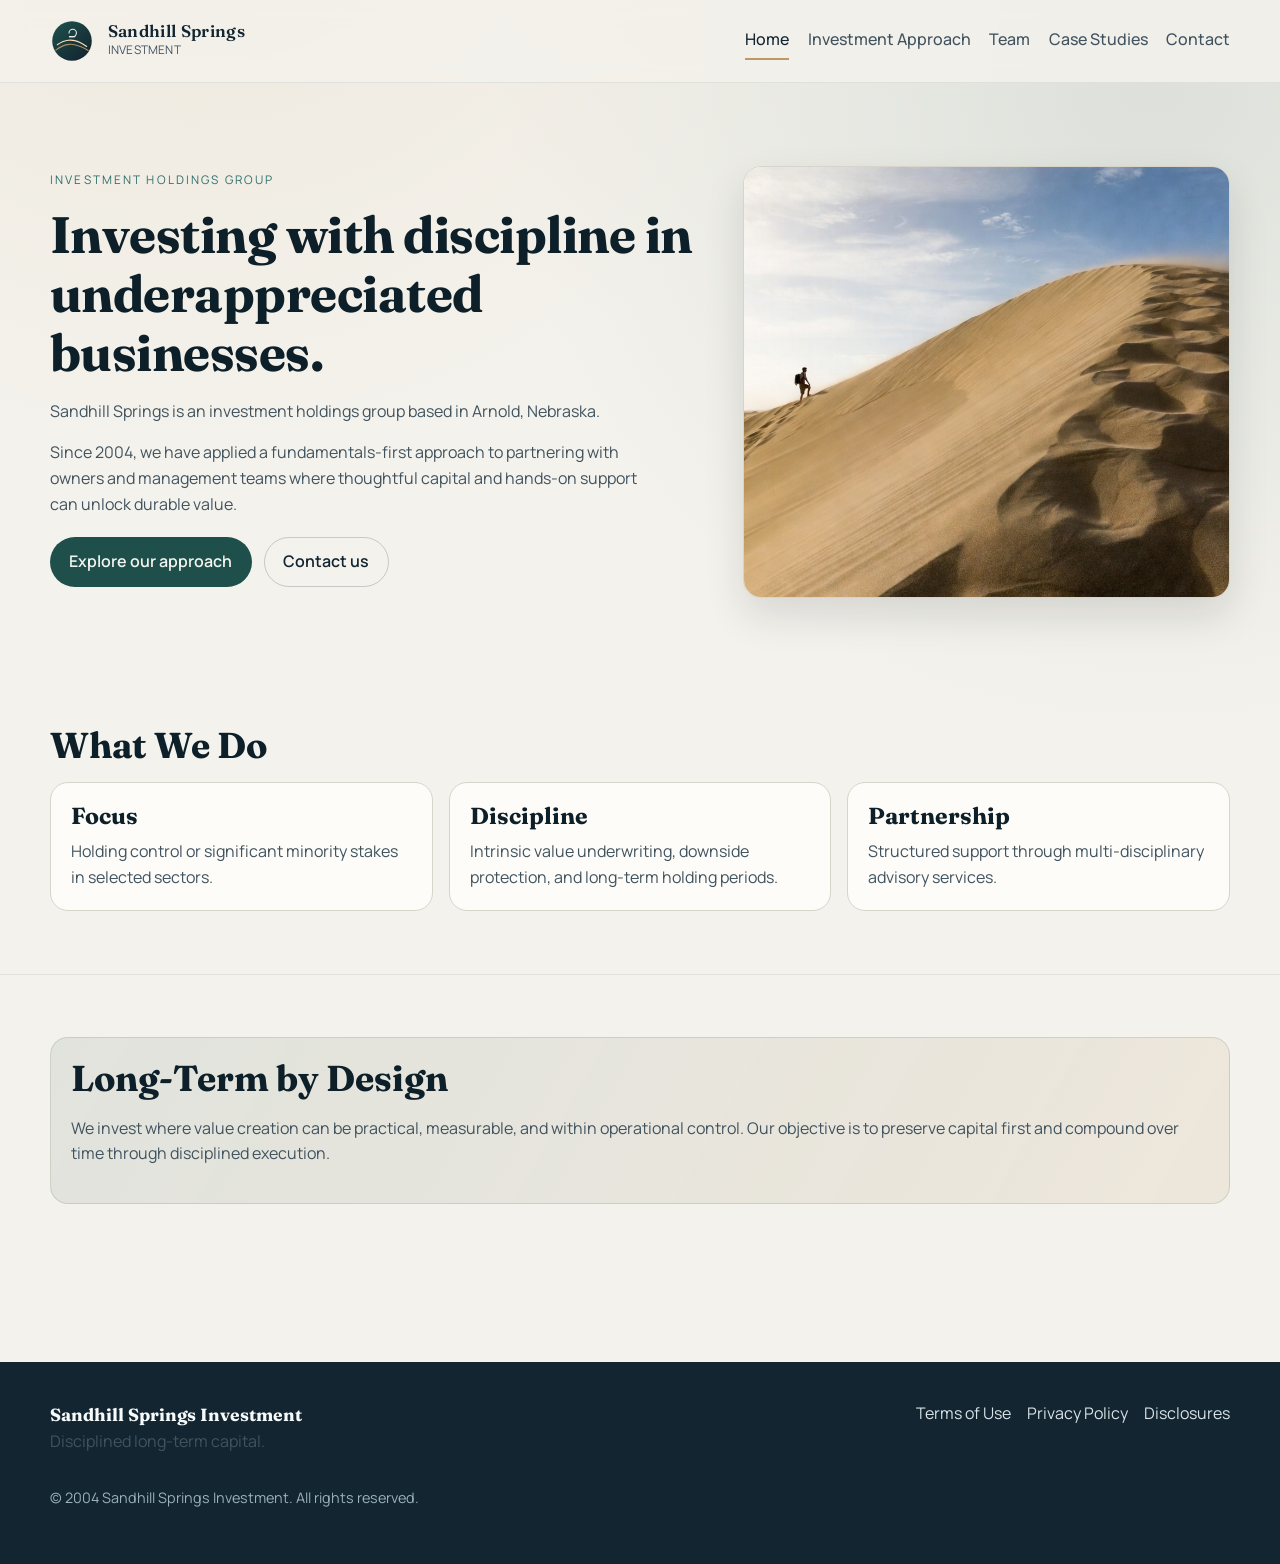
<file: index.html>
<!DOCTYPE html>
<html lang="en">
  <head>
    <meta charset="UTF-8" />
    <meta name="viewport" content="width=device-width, initial-scale=1.0" />
    <meta
      name="description"
      content="Sandhill Springs is an investment holdings group based in Nebraska, focused on disciplined long-term value creation."
    />
    <title>Sandhill Springs Investment | Home</title>
    <link rel="icon" href="assets/img/logo-mark.svg" type="image/svg+xml" />
    <link rel="stylesheet" href="assets/css/styles.css" />
  </head>
  <body>
    <header class="site-header">
      <div class="container header-inner">
        <a class="brand" href="index.html" aria-label="Sandhill Springs Home">
          <img src="assets/img/logo-mark.svg" alt="Sandhill Springs logo" />
          <span>
            <strong>Sandhill Springs</strong>
            <em>Investment</em>
          </span>
        </a>
        <button class="menu-toggle" aria-expanded="false" aria-controls="site-nav">Menu</button>
        <nav class="site-nav" id="site-nav">
          <a class="active" href="index.html">Home</a>
          <a href="investment-approach.html">Investment Approach</a>
          <a href="team.html">Team</a>
          <a href="case-studies.html">Case Studies</a>
          <a href="contact.html">Contact</a>
        </nav>
      </div>
    </header>

    <main>
      <section class="hero">
        <div class="container hero-grid">
          <div class="hero-copy reveal">
            <span class="kicker">Investment Holdings Group</span>
            <h1>Investing with discipline in underappreciated businesses.</h1>
            <p>Sandhill Springs is an investment holdings group based in Arnold, Nebraska.</p>
            <p>
              Since 2004, we have applied a fundamentals-first approach to partnering with owners and management teams where thoughtful capital and hands-on support can unlock durable value.
            </p>
            <div class="button-row">
              <a class="button button-primary" href="investment-approach.html">Explore our approach</a>
              <a class="button button-secondary" href="contact.html">Contact us</a>
            </div>
          </div>
          <div class="media-frame hero-media reveal">
            <img
              class="hero-photo-home"
              src="assets/img/home-hero-photo.jpg"
              alt="Sand dune ridge representing Sandhill Springs"
            />
          </div>
        </div>
      </section>

      <section class="section" id="what-we-do">
        <div class="container reveal">
          <h2>What We Do</h2>
          <div class="grid-3">
            <article class="card">
              <h3>Focus</h3>
              <p>Holding control or significant minority stakes in selected sectors.</p>
            </article>
            <article class="card">
              <h3>Discipline</h3>
              <p>Intrinsic value underwriting, downside protection, and long-term holding periods.</p>
            </article>
            <article class="card">
              <h3>Partnership</h3>
              <p>Structured support through multi-disciplinary advisory services.</p>
            </article>
          </div>
        </div>
      </section>

      <section class="section">
        <div class="container reveal">
          <div class="band">
            <h2>Long-Term by Design</h2>
            <p>
              We invest where value creation can be practical, measurable, and within operational control. Our objective is to preserve capital first and compound over time through disciplined execution.
            </p>
          </div>
        </div>
      </section>
    </main>

    <footer class="site-footer">
      <div class="container">
        <div class="footer-top">
          <div class="footer-brand">
            <strong>Sandhill Springs Investment</strong>
            <p>Disciplined long-term capital.</p>
          </div>
          <div class="footer-links">
            <a href="terms.html">Terms of Use</a>
            <a href="privacy.html">Privacy Policy</a>
            <a href="disclosures.html">Disclosures</a>
          </div>
        </div>
        <p class="small">&copy; 2004 Sandhill Springs Investment. All rights reserved.</p>
      </div>
    </footer>

    <script src="assets/js/site.js"></script>
  </body>
</html>
</file>
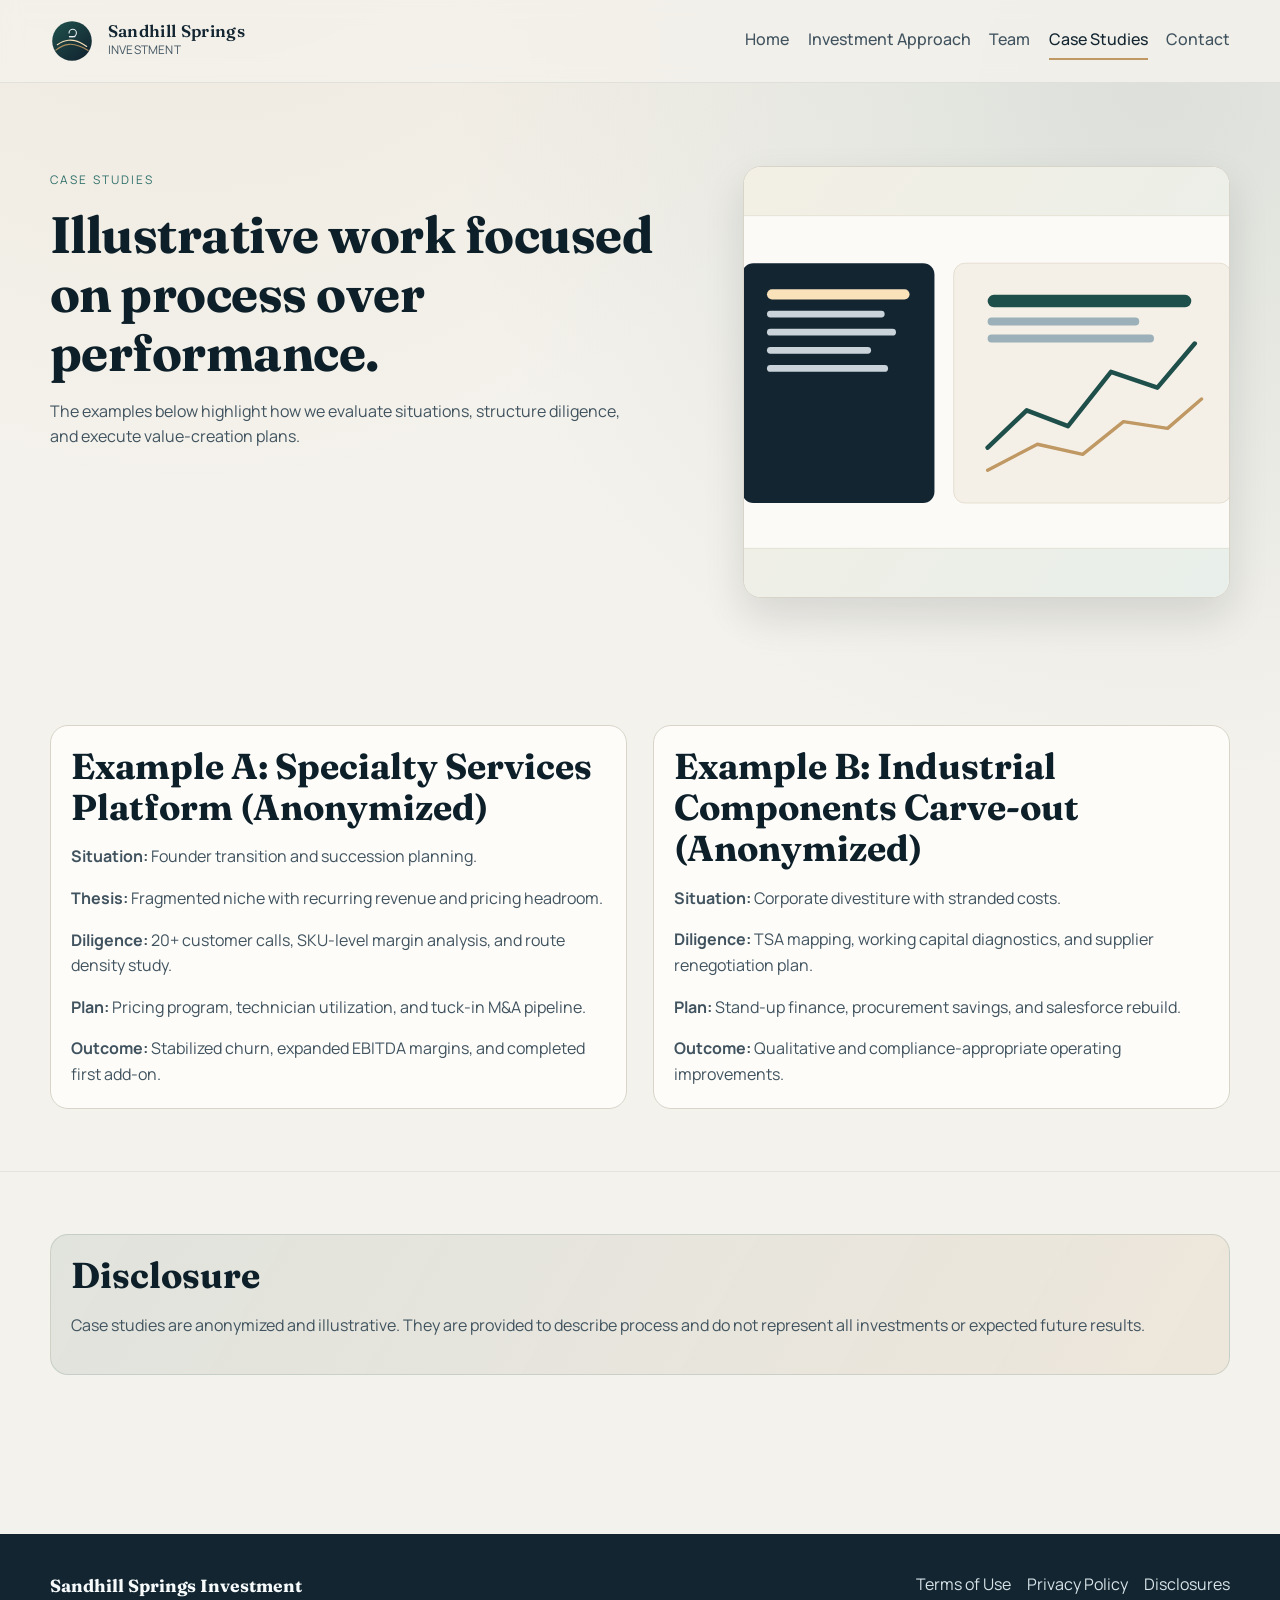
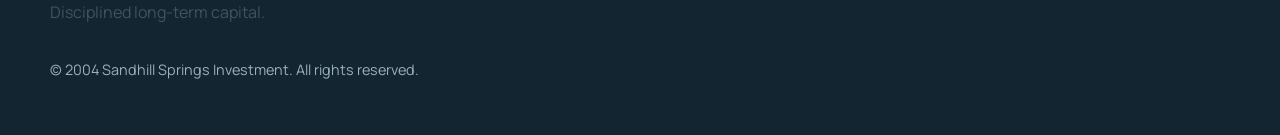
<file: case-studies.html>
<!DOCTYPE html>
<html lang="en">
  <head>
    <meta charset="UTF-8" />
    <meta name="viewport" content="width=device-width, initial-scale=1.0" />
    <meta name="description" content="Illustrative case studies from Sandhill Springs Investment." />
    <title>Sandhill Springs Investment | Case Studies</title>
    <link rel="icon" href="assets/img/logo-mark.svg" type="image/svg+xml" />
    <link rel="stylesheet" href="assets/css/styles.css" />
  </head>
  <body>
    <header class="site-header">
      <div class="container header-inner">
        <a class="brand" href="index.html" aria-label="Sandhill Springs Home">
          <img src="assets/img/logo-mark.svg" alt="Sandhill Springs logo" />
          <span>
            <strong>Sandhill Springs</strong>
            <em>Investment</em>
          </span>
        </a>
        <button class="menu-toggle" aria-expanded="false" aria-controls="site-nav">Menu</button>
        <nav class="site-nav" id="site-nav">
          <a href="index.html">Home</a>
          <a href="investment-approach.html">Investment Approach</a>
          <a href="team.html">Team</a>
          <a class="active" href="case-studies.html">Case Studies</a>
          <a href="contact.html">Contact</a>
        </nav>
      </div>
    </header>

    <main>
      <section class="hero">
        <div class="container hero-grid">
          <div class="hero-copy reveal">
            <span class="kicker">Case Studies</span>
            <h1>Illustrative work focused on process over performance.</h1>
            <p>
              The examples below highlight how we evaluate situations, structure diligence, and execute value-creation plans.
            </p>
          </div>
          <div class="media-frame hero-media reveal">
            <img src="assets/img/corporate-cases.svg" alt="Case-study and portfolio analytics visual" />
          </div>
        </div>
      </section>

      <section class="section">
        <div class="container two-col reveal">
          <article class="card">
            <h2>Example A: Specialty Services Platform (Anonymized)</h2>
            <p><strong>Situation:</strong> Founder transition and succession planning.</p>
            <p><strong>Thesis:</strong> Fragmented niche with recurring revenue and pricing headroom.</p>
            <p><strong>Diligence:</strong> 20+ customer calls, SKU-level margin analysis, and route density study.</p>
            <p><strong>Plan:</strong> Pricing program, technician utilization, and tuck-in M&amp;A pipeline.</p>
            <p><strong>Outcome:</strong> Stabilized churn, expanded EBITDA margins, and completed first add-on.</p>
          </article>

          <article class="card">
            <h2>Example B: Industrial Components Carve-out (Anonymized)</h2>
            <p><strong>Situation:</strong> Corporate divestiture with stranded costs.</p>
            <p><strong>Diligence:</strong> TSA mapping, working capital diagnostics, and supplier renegotiation plan.</p>
            <p><strong>Plan:</strong> Stand-up finance, procurement savings, and salesforce rebuild.</p>
            <p><strong>Outcome:</strong> Qualitative and compliance-appropriate operating improvements.</p>
          </article>
        </div>
      </section>

      <section class="section">
        <div class="container reveal">
          <div class="band">
            <h2>Disclosure</h2>
            <p>
              Case studies are anonymized and illustrative. They are provided to describe process and do not represent all investments or expected future results.
            </p>
          </div>
        </div>
      </section>
    </main>

    <footer class="site-footer">
      <div class="container">
        <div class="footer-top">
          <div class="footer-brand">
            <strong>Sandhill Springs Investment</strong>
            <p>Disciplined long-term capital.</p>
          </div>
          <div class="footer-links">
            <a href="terms.html">Terms of Use</a>
            <a href="privacy.html">Privacy Policy</a>
            <a href="disclosures.html">Disclosures</a>
          </div>
        </div>
        <p class="small">&copy; 2004 Sandhill Springs Investment. All rights reserved.</p>
      </div>
    </footer>

    <script src="assets/js/site.js"></script>
  </body>
</html>
</file>
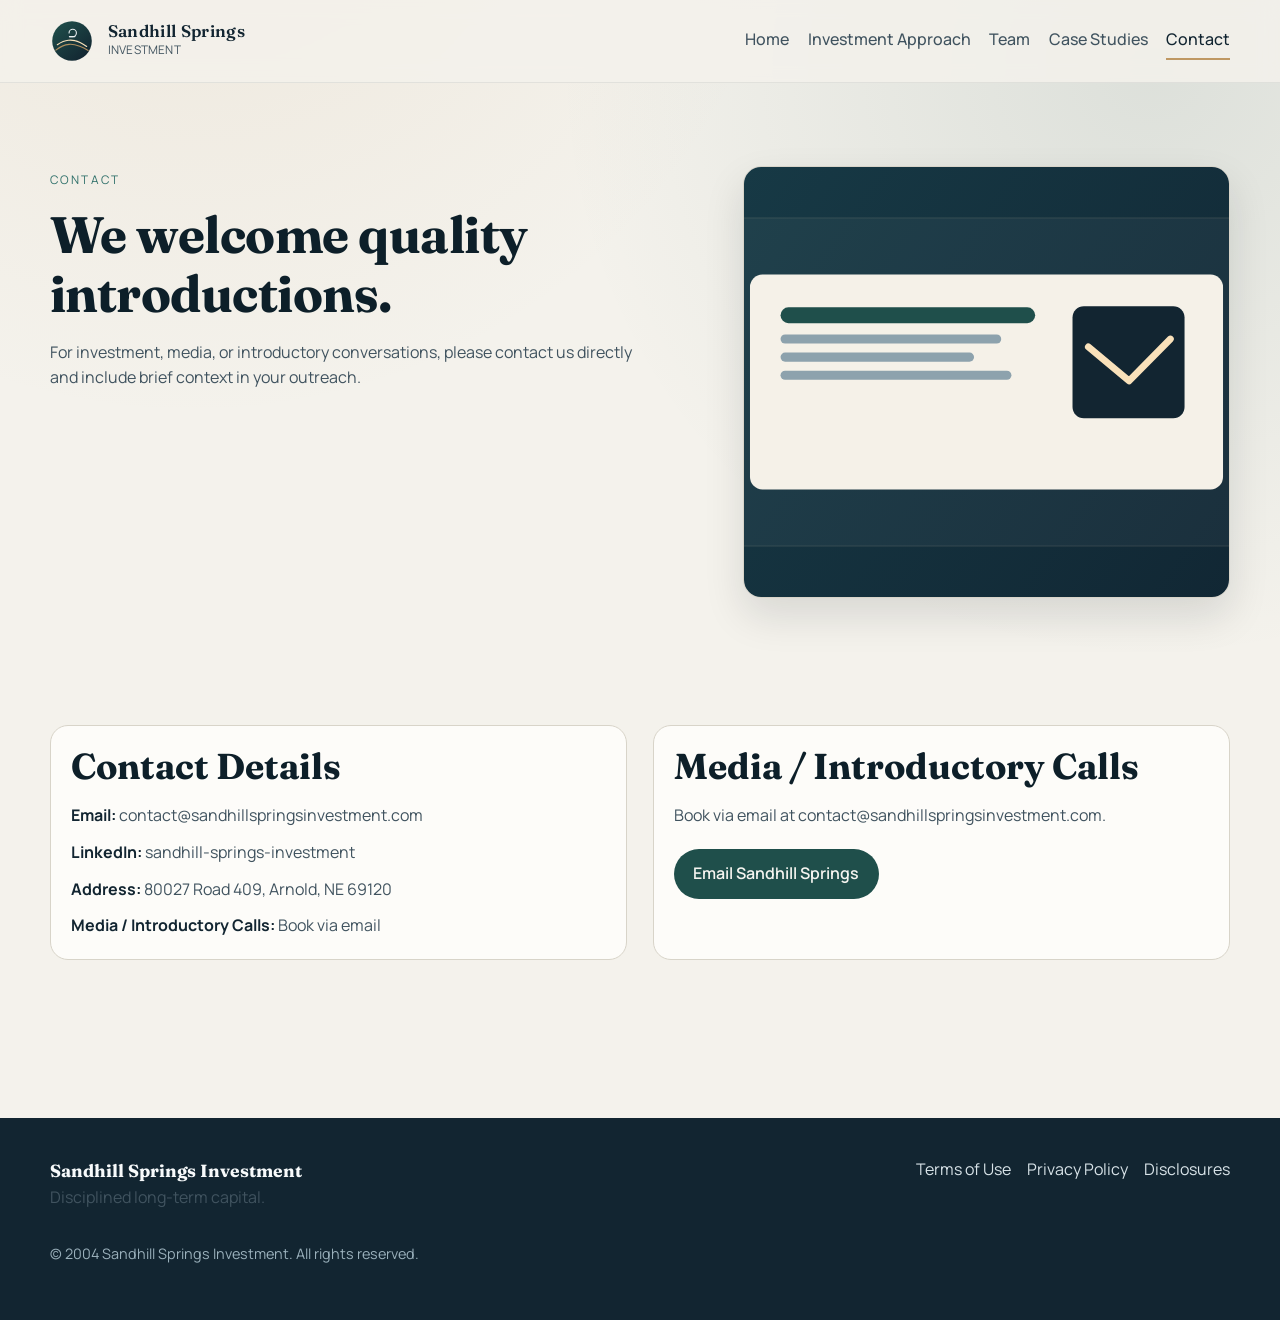
<file: contact.html>
<!DOCTYPE html>
<html lang="en">
  <head>
    <meta charset="UTF-8" />
    <meta name="viewport" content="width=device-width, initial-scale=1.0" />
    <meta name="description" content="Contact Sandhill Springs Investment for introductions and media inquiries." />
    <title>Sandhill Springs Investment | Contact</title>
    <link rel="icon" href="assets/img/logo-mark.svg" type="image/svg+xml" />
    <link rel="stylesheet" href="assets/css/styles.css" />
  </head>
  <body>
    <header class="site-header">
      <div class="container header-inner">
        <a class="brand" href="index.html" aria-label="Sandhill Springs Home">
          <img src="assets/img/logo-mark.svg" alt="Sandhill Springs logo" />
          <span>
            <strong>Sandhill Springs</strong>
            <em>Investment</em>
          </span>
        </a>
        <button class="menu-toggle" aria-expanded="false" aria-controls="site-nav">Menu</button>
        <nav class="site-nav" id="site-nav">
          <a href="index.html">Home</a>
          <a href="investment-approach.html">Investment Approach</a>
          <a href="team.html">Team</a>
          <a href="case-studies.html">Case Studies</a>
          <a class="active" href="contact.html">Contact</a>
        </nav>
      </div>
    </header>

    <main>
      <section class="hero">
        <div class="container hero-grid">
          <div class="hero-copy reveal">
            <span class="kicker">Contact</span>
            <h1>We welcome quality introductions.</h1>
            <p>
              For investment, media, or introductory conversations, please contact us directly and include brief context in your outreach.
            </p>
          </div>
          <div class="media-frame hero-media reveal">
            <img src="assets/img/corporate-contact.svg" alt="Professional contact and communications visual" />
          </div>
        </div>
      </section>

      <section class="section">
        <div class="container two-col reveal">
          <article class="card">
            <h2>Contact Details</h2>
            <ul class="contact-list">
              <li><strong>Email:</strong> <span><a href="mailto:contact@sandhillspringsinvestment.com">contact@sandhillspringsinvestment.com</a></span></li>
              <li><strong>LinkedIn:</strong> <span><a href="https://www.linkedin.com/company/sandhill-springs-investment/" target="_blank" rel="noreferrer">sandhill-springs-investment</a></span></li>
              <li><strong>Address:</strong> <span>80027 Road 409, Arnold, NE 69120</span></li>
              <li><strong>Media / Introductory Calls:</strong> <span><a href="mailto:contact@sandhillspringsinvestment.com">Book via email</a></span></li>
            </ul>
          </article>
          <article class="card">
            <h2>Media / Introductory Calls</h2>
            <p>Book via email at <a href="mailto:contact@sandhillspringsinvestment.com">contact@sandhillspringsinvestment.com</a>.</p>
            <div class="button-row">
              <a class="button button-primary" href="mailto:contact@sandhillspringsinvestment.com">Email Sandhill Springs</a>
            </div>
          </article>
        </div>
      </section>
    </main>

    <footer class="site-footer">
      <div class="container">
        <div class="footer-top">
          <div class="footer-brand">
            <strong>Sandhill Springs Investment</strong>
            <p>Disciplined long-term capital.</p>
          </div>
          <div class="footer-links">
            <a href="terms.html">Terms of Use</a>
            <a href="privacy.html">Privacy Policy</a>
            <a href="disclosures.html">Disclosures</a>
          </div>
        </div>
        <p class="small">&copy; 2004 Sandhill Springs Investment. All rights reserved.</p>
      </div>
    </footer>

    <script src="assets/js/site.js"></script>
  </body>
</html>
</file>
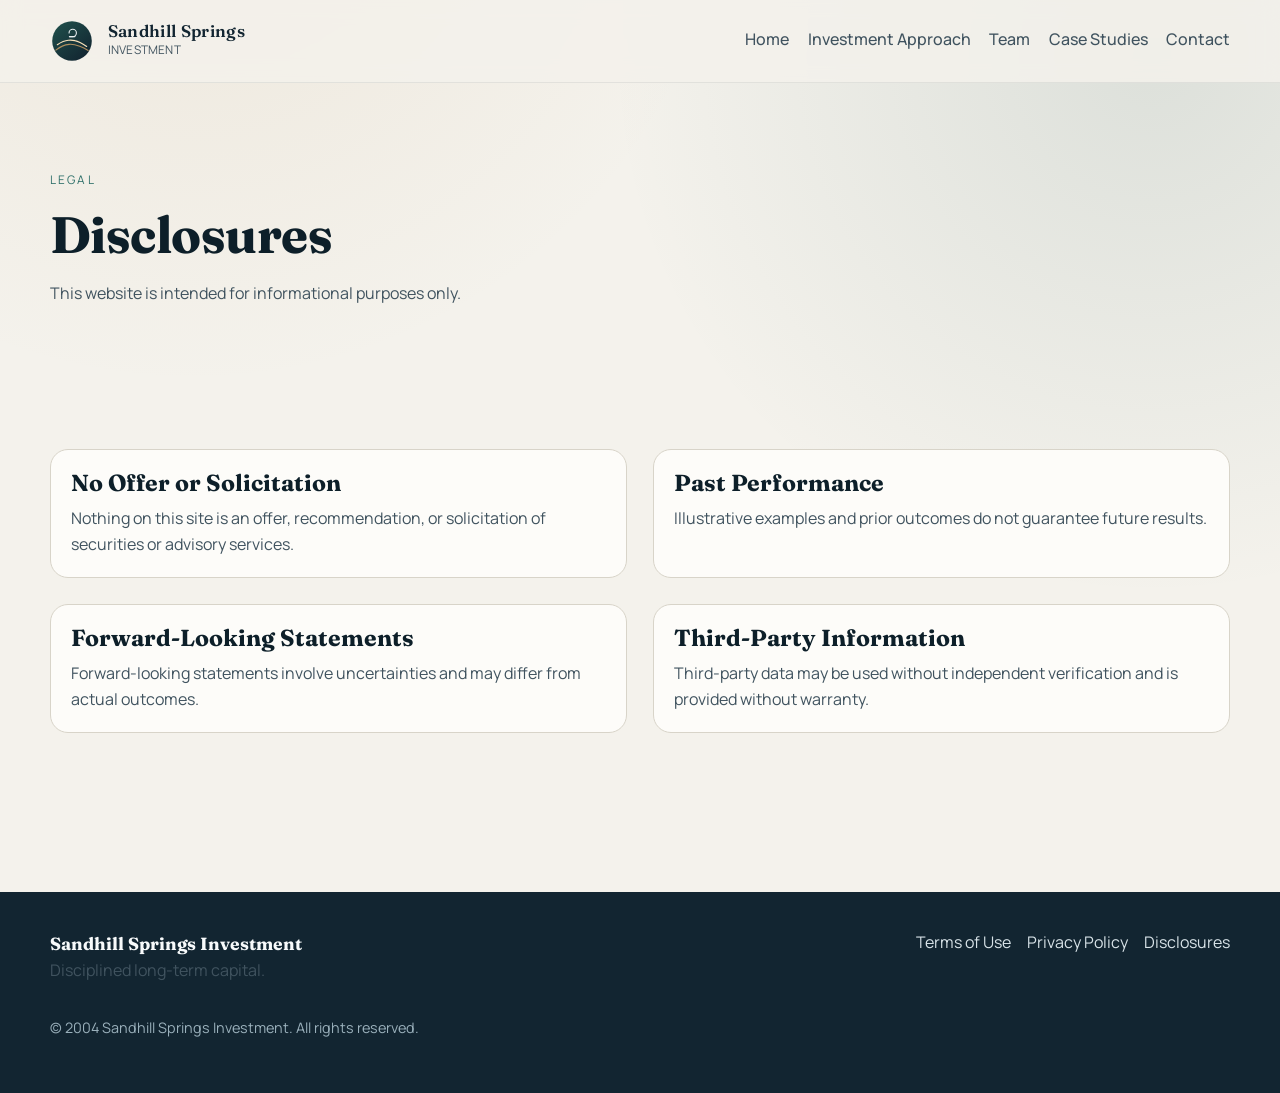
<file: disclosures.html>
<!DOCTYPE html>
<html lang="en">
  <head>
    <meta charset="UTF-8" />
    <meta name="viewport" content="width=device-width, initial-scale=1.0" />
    <meta name="description" content="Disclosures for Sandhill Springs Investment." />
    <title>Sandhill Springs Investment | Disclosures</title>
    <link rel="icon" href="assets/img/logo-mark.svg" type="image/svg+xml" />
    <link rel="stylesheet" href="assets/css/styles.css" />
  </head>
  <body>
    <header class="site-header">
      <div class="container header-inner">
        <a class="brand" href="index.html" aria-label="Sandhill Springs Home">
          <img src="assets/img/logo-mark.svg" alt="Sandhill Springs logo" />
          <span>
            <strong>Sandhill Springs</strong>
            <em>Investment</em>
          </span>
        </a>
        <button class="menu-toggle" aria-expanded="false" aria-controls="site-nav">Menu</button>
        <nav class="site-nav" id="site-nav">
          <a href="index.html">Home</a>
          <a href="investment-approach.html">Investment Approach</a>
          <a href="team.html">Team</a>
          <a href="case-studies.html">Case Studies</a>
          <a href="contact.html">Contact</a>
        </nav>
      </div>
    </header>

    <main>
      <section class="hero">
        <div class="container reveal">
          <span class="kicker">Legal</span>
          <h1>Disclosures</h1>
          <p>This website is intended for informational purposes only.</p>
        </div>
      </section>

      <section class="section">
        <div class="container two-col reveal">
          <article class="card">
            <h3>No Offer or Solicitation</h3>
            <p>Nothing on this site is an offer, recommendation, or solicitation of securities or advisory services.</p>
          </article>
          <article class="card">
            <h3>Past Performance</h3>
            <p>Illustrative examples and prior outcomes do not guarantee future results.</p>
          </article>
          <article class="card">
            <h3>Forward-Looking Statements</h3>
            <p>Forward-looking statements involve uncertainties and may differ from actual outcomes.</p>
          </article>
          <article class="card">
            <h3>Third-Party Information</h3>
            <p>Third-party data may be used without independent verification and is provided without warranty.</p>
          </article>
        </div>
      </section>
    </main>

    <footer class="site-footer">
      <div class="container">
        <div class="footer-top">
          <div class="footer-brand">
            <strong>Sandhill Springs Investment</strong>
            <p>Disciplined long-term capital.</p>
          </div>
          <div class="footer-links">
            <a href="terms.html">Terms of Use</a>
            <a href="privacy.html">Privacy Policy</a>
            <a href="disclosures.html">Disclosures</a>
          </div>
        </div>
        <p class="small">&copy; 2004 Sandhill Springs Investment. All rights reserved.</p>
      </div>
    </footer>

    <script src="assets/js/site.js"></script>
  </body>
</html>
</file>
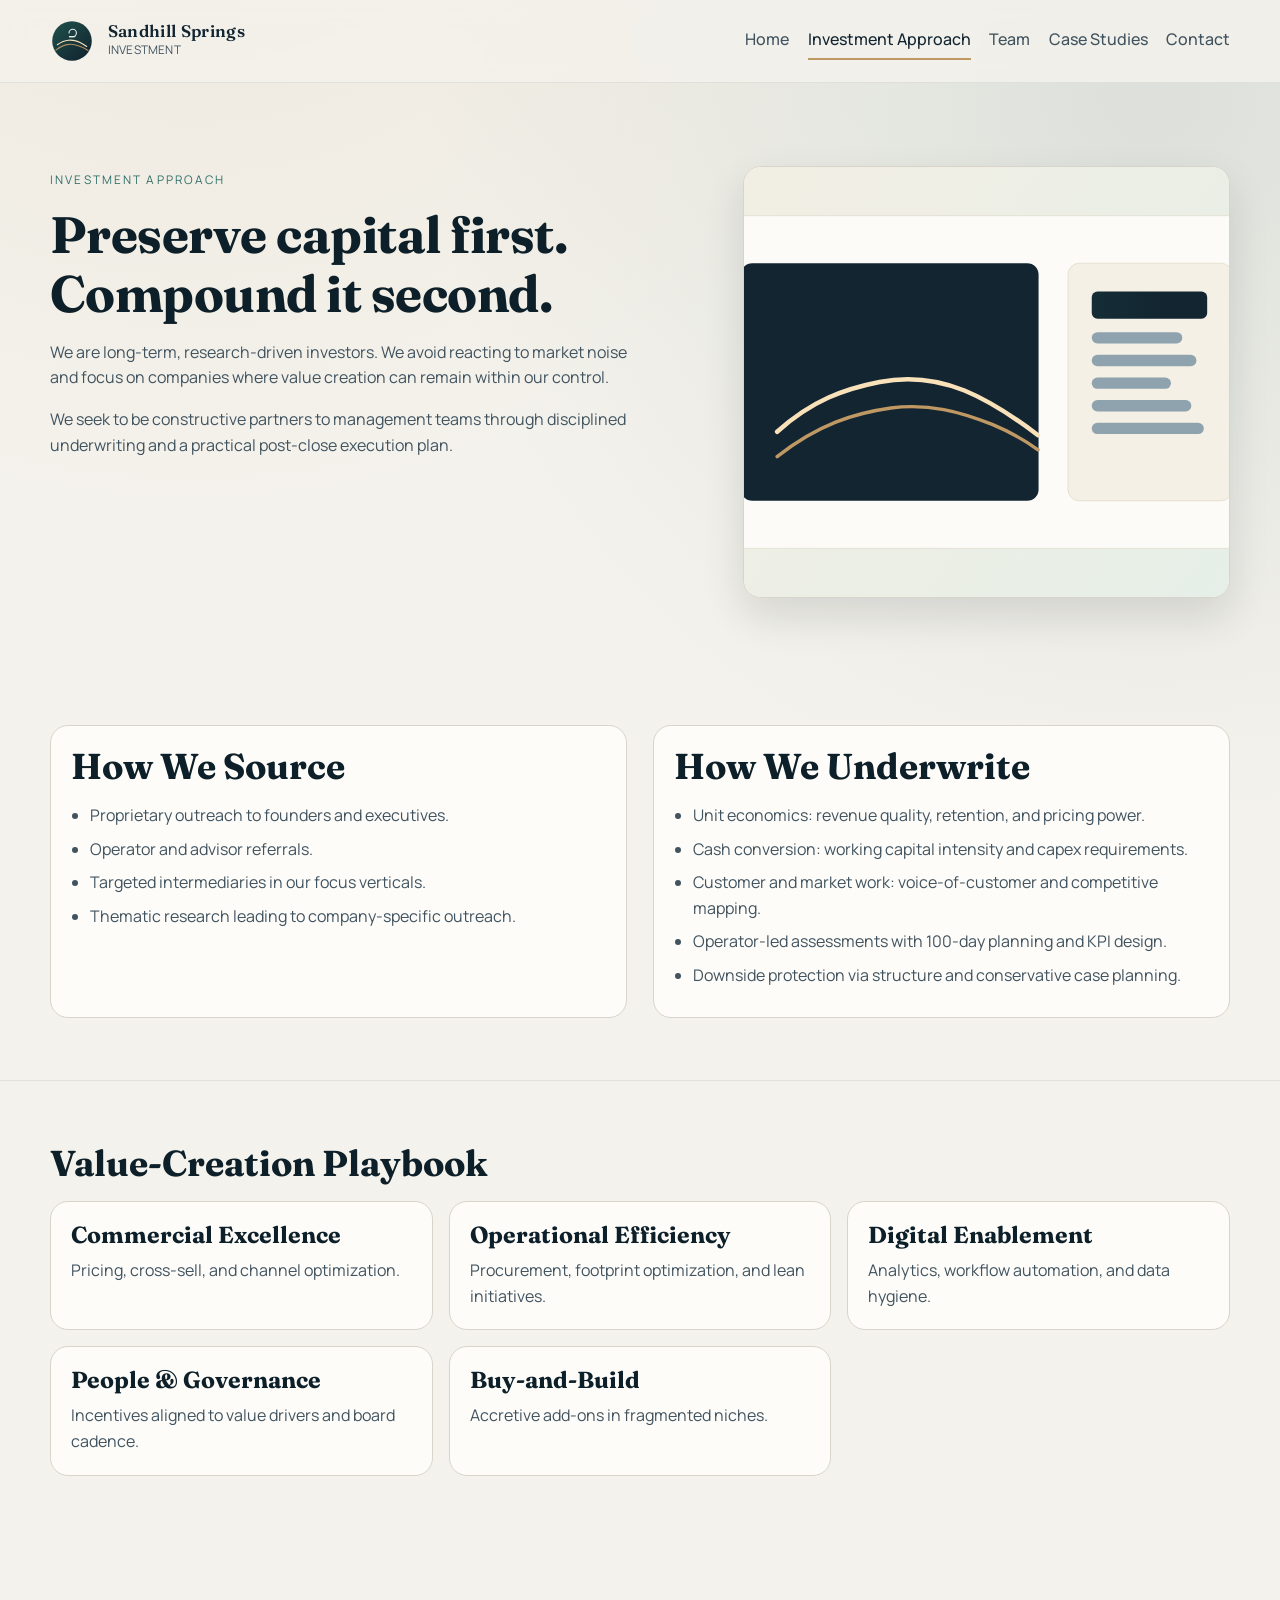
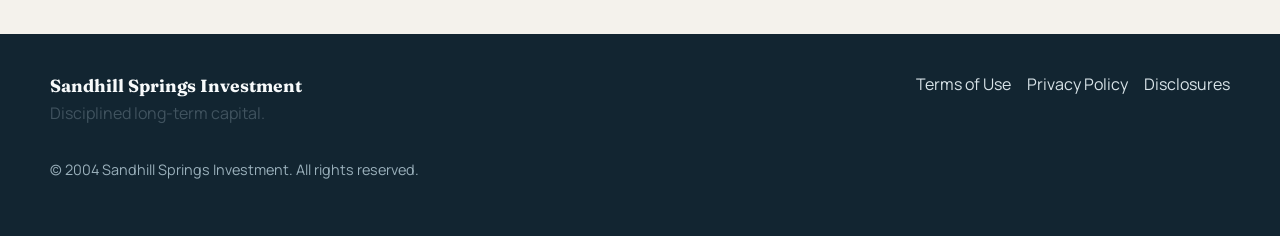
<file: investment-approach.html>
<!DOCTYPE html>
<html lang="en">
  <head>
    <meta charset="UTF-8" />
    <meta name="viewport" content="width=device-width, initial-scale=1.0" />
    <meta name="description" content="Sandhill Springs investment philosophy, sourcing model, underwriting discipline, and value-creation playbook." />
    <title>Sandhill Springs Investment | Investment Approach</title>
    <link rel="icon" href="assets/img/logo-mark.svg" type="image/svg+xml" />
    <link rel="stylesheet" href="assets/css/styles.css" />
  </head>
  <body>
    <header class="site-header">
      <div class="container header-inner">
        <a class="brand" href="index.html" aria-label="Sandhill Springs Home">
          <img src="assets/img/logo-mark.svg" alt="Sandhill Springs logo" />
          <span>
            <strong>Sandhill Springs</strong>
            <em>Investment</em>
          </span>
        </a>
        <button class="menu-toggle" aria-expanded="false" aria-controls="site-nav">Menu</button>
        <nav class="site-nav" id="site-nav">
          <a href="index.html">Home</a>
          <a class="active" href="investment-approach.html">Investment Approach</a>
          <a href="team.html">Team</a>
          <a href="case-studies.html">Case Studies</a>
          <a href="contact.html">Contact</a>
        </nav>
      </div>
    </header>

    <main>
      <section class="hero">
        <div class="container hero-grid">
          <div class="hero-copy reveal">
            <span class="kicker">Investment Approach</span>
            <h1>Preserve capital first. Compound it second.</h1>
            <p>
              We are long-term, research-driven investors. We avoid reacting to market noise and focus on companies where value creation can remain within our control.
            </p>
            <p>
              We seek to be constructive partners to management teams through disciplined underwriting and a practical post-close execution plan.
            </p>
          </div>
          <div class="media-frame hero-media reveal">
            <img src="assets/img/corporate-approach.svg" alt="Analytical investment framework visual" />
          </div>
        </div>
      </section>

      <section class="section">
        <div class="container two-col reveal">
          <article class="card">
            <h2>How We Source</h2>
            <ul class="list-clean">
              <li>Proprietary outreach to founders and executives.</li>
              <li>Operator and advisor referrals.</li>
              <li>Targeted intermediaries in our focus verticals.</li>
              <li>Thematic research leading to company-specific outreach.</li>
            </ul>
          </article>
          <article class="card">
            <h2>How We Underwrite</h2>
            <ul class="list-clean">
              <li>Unit economics: revenue quality, retention, and pricing power.</li>
              <li>Cash conversion: working capital intensity and capex requirements.</li>
              <li>Customer and market work: voice-of-customer and competitive mapping.</li>
              <li>Operator-led assessments with 100-day planning and KPI design.</li>
              <li>Downside protection via structure and conservative case planning.</li>
            </ul>
          </article>
        </div>
      </section>

      <section class="section">
        <div class="container reveal">
          <h2>Value-Creation Playbook</h2>
          <div class="grid-3">
            <article class="card">
              <h3>Commercial Excellence</h3>
              <p>Pricing, cross-sell, and channel optimization.</p>
            </article>
            <article class="card">
              <h3>Operational Efficiency</h3>
              <p>Procurement, footprint optimization, and lean initiatives.</p>
            </article>
            <article class="card">
              <h3>Digital Enablement</h3>
              <p>Analytics, workflow automation, and data hygiene.</p>
            </article>
            <article class="card">
              <h3>People &amp; Governance</h3>
              <p>Incentives aligned to value drivers and board cadence.</p>
            </article>
            <article class="card">
              <h3>Buy-and-Build</h3>
              <p>Accretive add-ons in fragmented niches.</p>
            </article>
          </div>
        </div>
      </section>
    </main>

    <footer class="site-footer">
      <div class="container">
        <div class="footer-top">
          <div class="footer-brand">
            <strong>Sandhill Springs Investment</strong>
            <p>Disciplined long-term capital.</p>
          </div>
          <div class="footer-links">
            <a href="terms.html">Terms of Use</a>
            <a href="privacy.html">Privacy Policy</a>
            <a href="disclosures.html">Disclosures</a>
          </div>
        </div>
        <p class="small">&copy; 2004 Sandhill Springs Investment. All rights reserved.</p>
      </div>
    </footer>

    <script src="assets/js/site.js"></script>
  </body>
</html>
</file>
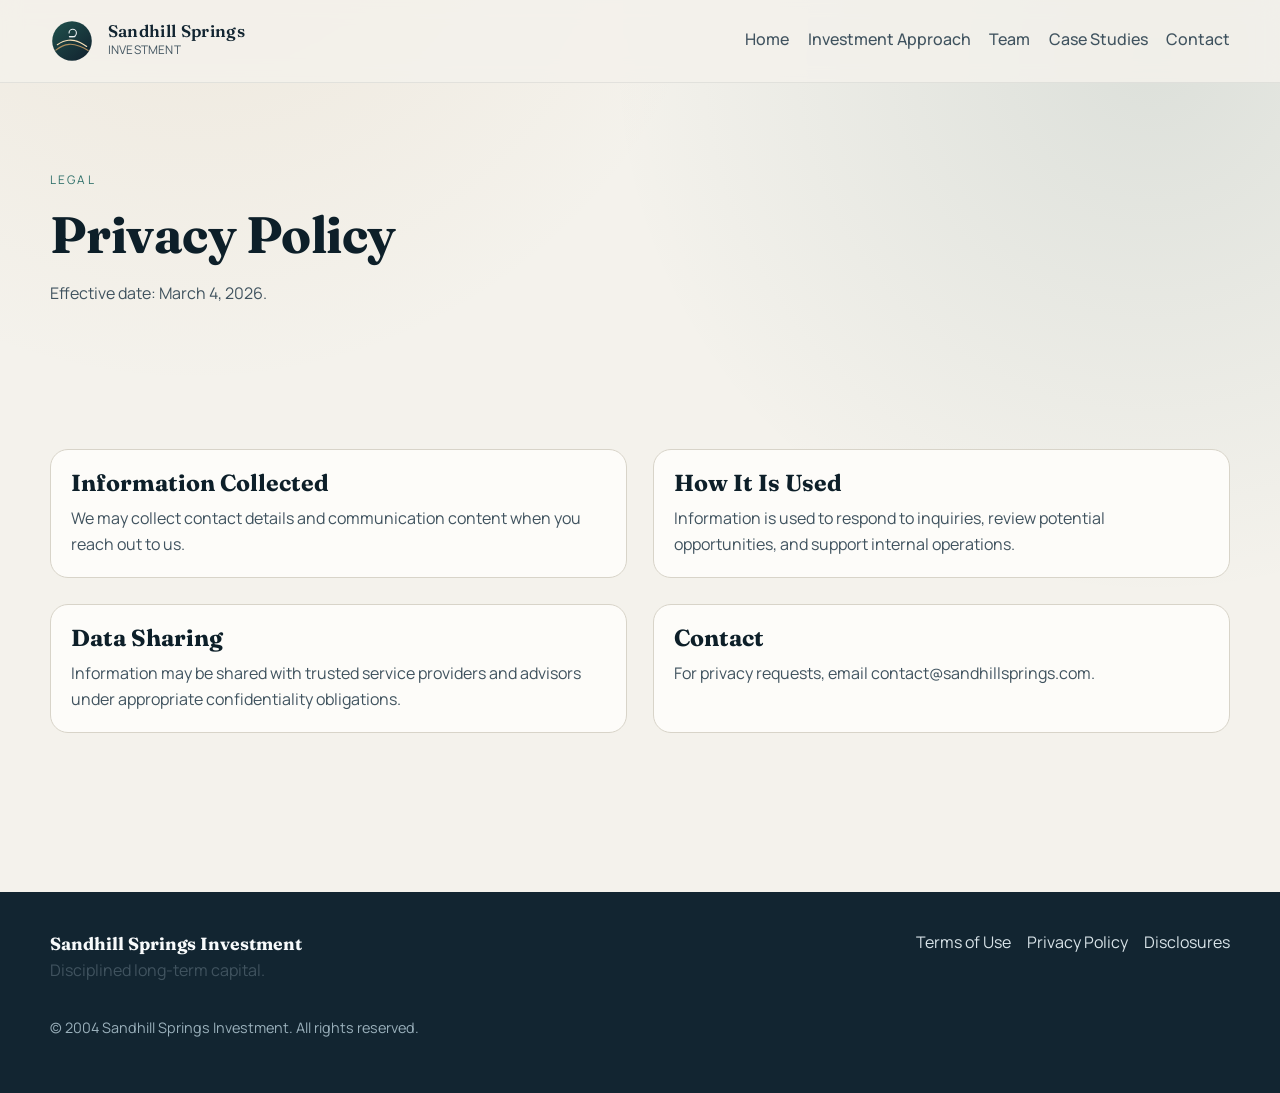
<file: privacy.html>
<!DOCTYPE html>
<html lang="en">
  <head>
    <meta charset="UTF-8" />
    <meta name="viewport" content="width=device-width, initial-scale=1.0" />
    <meta name="description" content="Privacy policy for Sandhill Springs Investment." />
    <title>Sandhill Springs Investment | Privacy Policy</title>
    <link rel="icon" href="assets/img/logo-mark.svg" type="image/svg+xml" />
    <link rel="stylesheet" href="assets/css/styles.css" />
  </head>
  <body>
    <header class="site-header">
      <div class="container header-inner">
        <a class="brand" href="index.html" aria-label="Sandhill Springs Home">
          <img src="assets/img/logo-mark.svg" alt="Sandhill Springs logo" />
          <span>
            <strong>Sandhill Springs</strong>
            <em>Investment</em>
          </span>
        </a>
        <button class="menu-toggle" aria-expanded="false" aria-controls="site-nav">Menu</button>
        <nav class="site-nav" id="site-nav">
          <a href="index.html">Home</a>
          <a href="investment-approach.html">Investment Approach</a>
          <a href="team.html">Team</a>
          <a href="case-studies.html">Case Studies</a>
          <a href="contact.html">Contact</a>
        </nav>
      </div>
    </header>

    <main>
      <section class="hero">
        <div class="container reveal">
          <span class="kicker">Legal</span>
          <h1>Privacy Policy</h1>
          <p>Effective date: March 4, 2026.</p>
        </div>
      </section>

      <section class="section">
        <div class="container two-col reveal">
          <article class="card">
            <h3>Information Collected</h3>
            <p>We may collect contact details and communication content when you reach out to us.</p>
          </article>
          <article class="card">
            <h3>How It Is Used</h3>
            <p>Information is used to respond to inquiries, review potential opportunities, and support internal operations.</p>
          </article>
          <article class="card">
            <h3>Data Sharing</h3>
            <p>Information may be shared with trusted service providers and advisors under appropriate confidentiality obligations.</p>
          </article>
          <article class="card">
            <h3>Contact</h3>
            <p>For privacy requests, email <a href="mailto:contact@sandhillsprings.com">contact@sandhillsprings.com</a>.</p>
          </article>
        </div>
      </section>
    </main>

    <footer class="site-footer">
      <div class="container">
        <div class="footer-top">
          <div class="footer-brand">
            <strong>Sandhill Springs Investment</strong>
            <p>Disciplined long-term capital.</p>
          </div>
          <div class="footer-links">
            <a href="terms.html">Terms of Use</a>
            <a href="privacy.html">Privacy Policy</a>
            <a href="disclosures.html">Disclosures</a>
          </div>
        </div>
        <p class="small">&copy; 2004 Sandhill Springs Investment. All rights reserved.</p>
      </div>
    </footer>

    <script src="assets/js/site.js"></script>
  </body>
</html>
</file>
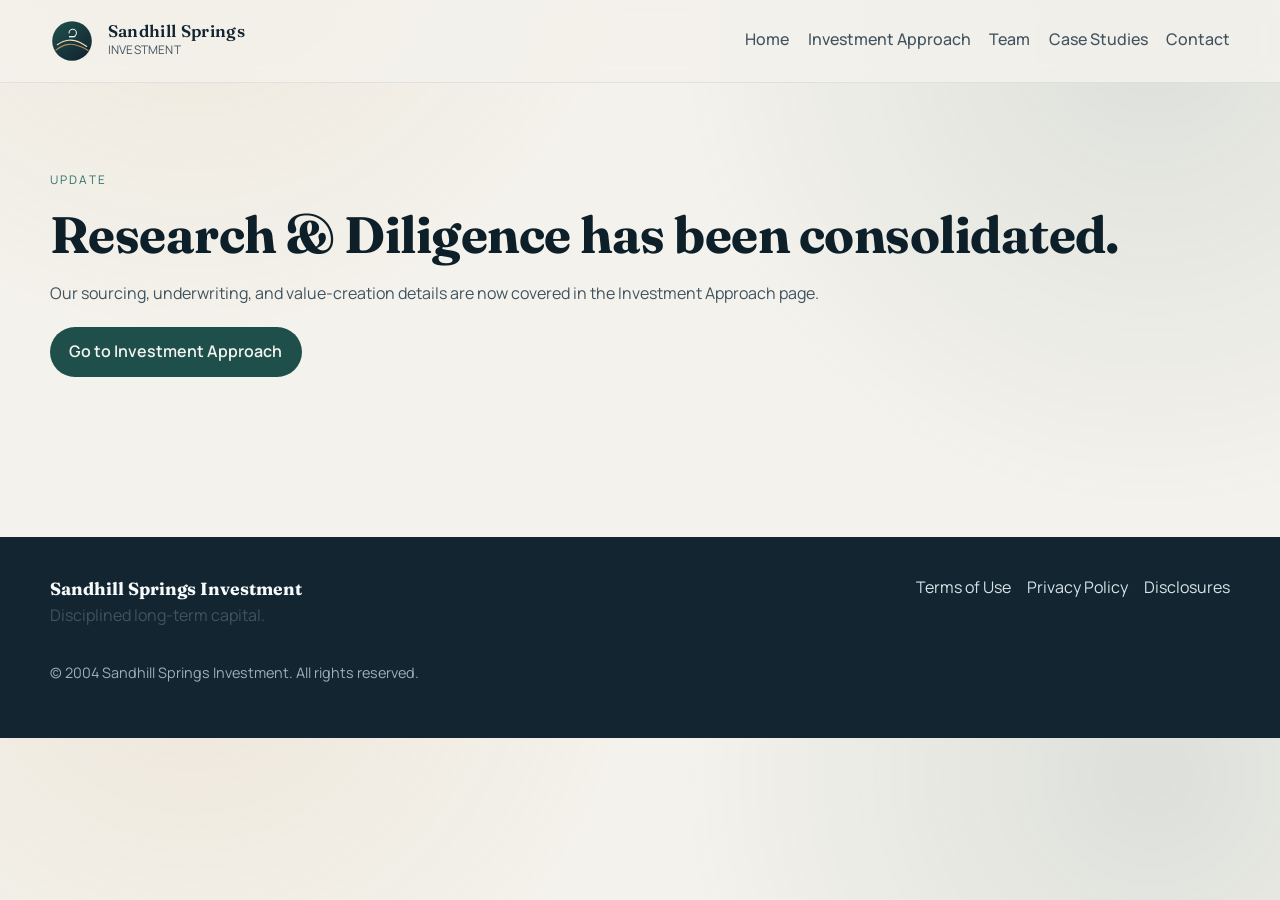
<file: research-diligence.html>
<!DOCTYPE html>
<html lang="en">
  <head>
    <meta charset="UTF-8" />
    <meta name="viewport" content="width=device-width, initial-scale=1.0" />
    <meta name="description" content="Sandhill Springs investment approach overview." />
    <title>Sandhill Springs Investment | Research & Diligence</title>
    <link rel="icon" href="assets/img/logo-mark.svg" type="image/svg+xml" />
    <link rel="stylesheet" href="assets/css/styles.css" />
  </head>
  <body>
    <header class="site-header">
      <div class="container header-inner">
        <a class="brand" href="index.html" aria-label="Sandhill Springs Home">
          <img src="assets/img/logo-mark.svg" alt="Sandhill Springs logo" />
          <span>
            <strong>Sandhill Springs</strong>
            <em>Investment</em>
          </span>
        </a>
        <button class="menu-toggle" aria-expanded="false" aria-controls="site-nav">Menu</button>
        <nav class="site-nav" id="site-nav">
          <a href="index.html">Home</a>
          <a href="investment-approach.html">Investment Approach</a>
          <a href="team.html">Team</a>
          <a href="case-studies.html">Case Studies</a>
          <a href="contact.html">Contact</a>
        </nav>
      </div>
    </header>

    <main>
      <section class="hero">
        <div class="container reveal">
          <span class="kicker">Update</span>
          <h1>Research &amp; Diligence has been consolidated.</h1>
          <p>Our sourcing, underwriting, and value-creation details are now covered in the Investment Approach page.</p>
          <div class="button-row">
            <a class="button button-primary" href="investment-approach.html">Go to Investment Approach</a>
          </div>
        </div>
      </section>
    </main>

    <footer class="site-footer">
      <div class="container">
        <div class="footer-top">
          <div class="footer-brand">
            <strong>Sandhill Springs Investment</strong>
            <p>Disciplined long-term capital.</p>
          </div>
          <div class="footer-links">
            <a href="terms.html">Terms of Use</a>
            <a href="privacy.html">Privacy Policy</a>
            <a href="disclosures.html">Disclosures</a>
          </div>
        </div>
        <p class="small">&copy; 2004 Sandhill Springs Investment. All rights reserved.</p>
      </div>
    </footer>

    <script src="assets/js/site.js"></script>
  </body>
</html>
</file>
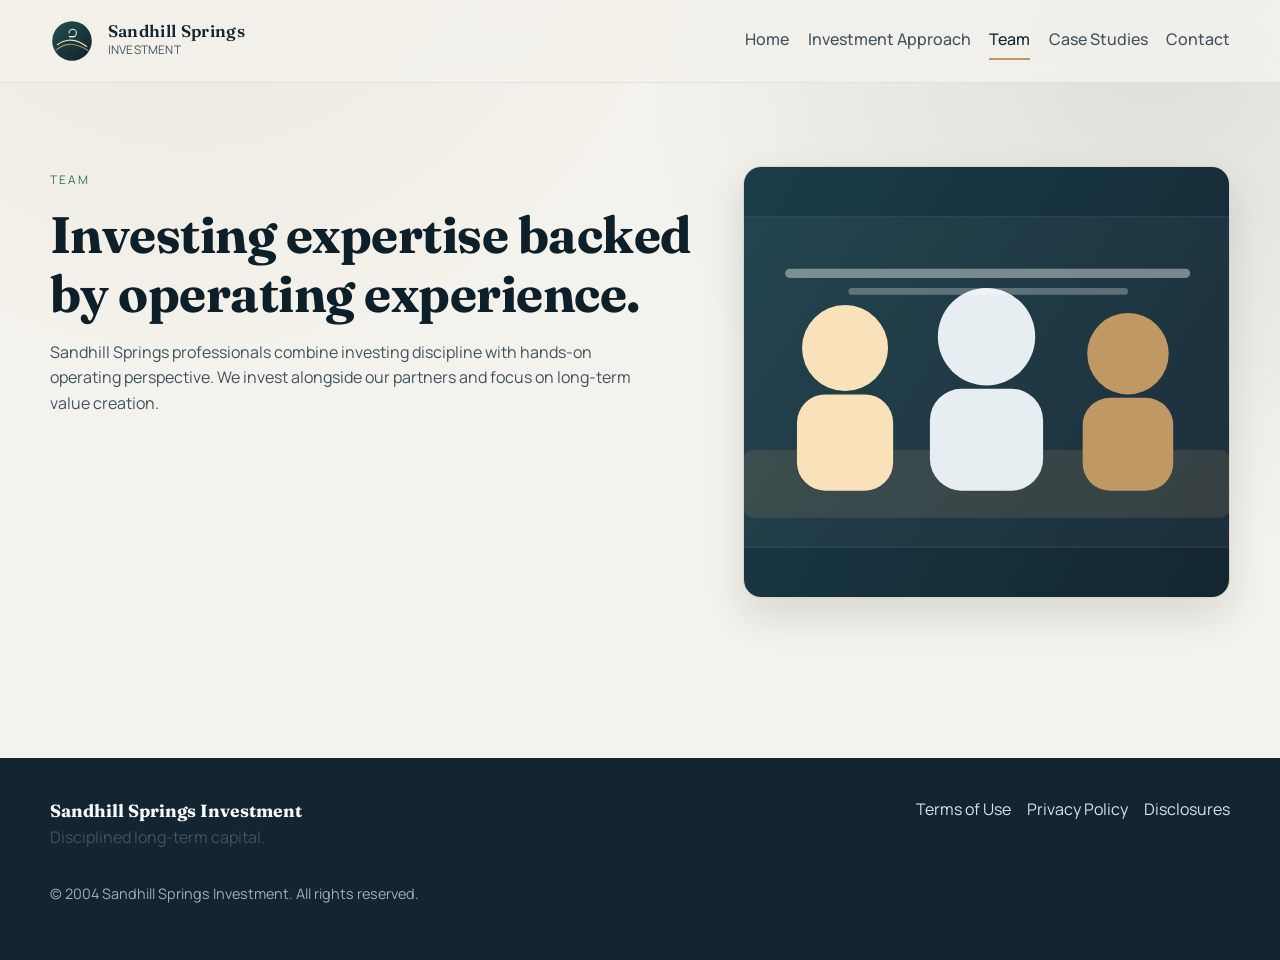
<file: team.html>
<!DOCTYPE html>
<html lang="en">
  <head>
    <meta charset="UTF-8" />
    <meta name="viewport" content="width=device-width, initial-scale=1.0" />
    <meta name="description" content="Team overview for Sandhill Springs Investment." />
    <title>Sandhill Springs Investment | Team</title>
    <link rel="icon" href="assets/img/logo-mark.svg" type="image/svg+xml" />
    <link rel="stylesheet" href="assets/css/styles.css" />
  </head>
  <body>
    <header class="site-header">
      <div class="container header-inner">
        <a class="brand" href="index.html" aria-label="Sandhill Springs Home">
          <img src="assets/img/logo-mark.svg" alt="Sandhill Springs logo" />
          <span>
            <strong>Sandhill Springs</strong>
            <em>Investment</em>
          </span>
        </a>
        <button class="menu-toggle" aria-expanded="false" aria-controls="site-nav">Menu</button>
        <nav class="site-nav" id="site-nav">
          <a href="index.html">Home</a>
          <a href="investment-approach.html">Investment Approach</a>
          <a class="active" href="team.html">Team</a>
          <a href="case-studies.html">Case Studies</a>
          <a href="contact.html">Contact</a>
        </nav>
      </div>
    </header>

    <main>
      <section class="hero">
        <div class="container hero-grid">
          <div class="hero-copy reveal">
            <span class="kicker">Team</span>
            <h1>Investing expertise backed by operating experience.</h1>
            <p>
              Sandhill Springs professionals combine investing discipline with hands-on operating perspective. We invest alongside our partners and focus on long-term value creation.
            </p>
          </div>
          <div class="media-frame hero-media reveal">
            <img src="assets/img/corporate-team.svg" alt="Leadership team visual" />
          </div>
        </div>
      </section>
    </main>

    <footer class="site-footer">
      <div class="container">
        <div class="footer-top">
          <div class="footer-brand">
            <strong>Sandhill Springs Investment</strong>
            <p>Disciplined long-term capital.</p>
          </div>
          <div class="footer-links">
            <a href="terms.html">Terms of Use</a>
            <a href="privacy.html">Privacy Policy</a>
            <a href="disclosures.html">Disclosures</a>
          </div>
        </div>
        <p class="small">&copy; 2004 Sandhill Springs Investment. All rights reserved.</p>
      </div>
    </footer>

    <script src="assets/js/site.js"></script>
  </body>
</html>
</file>
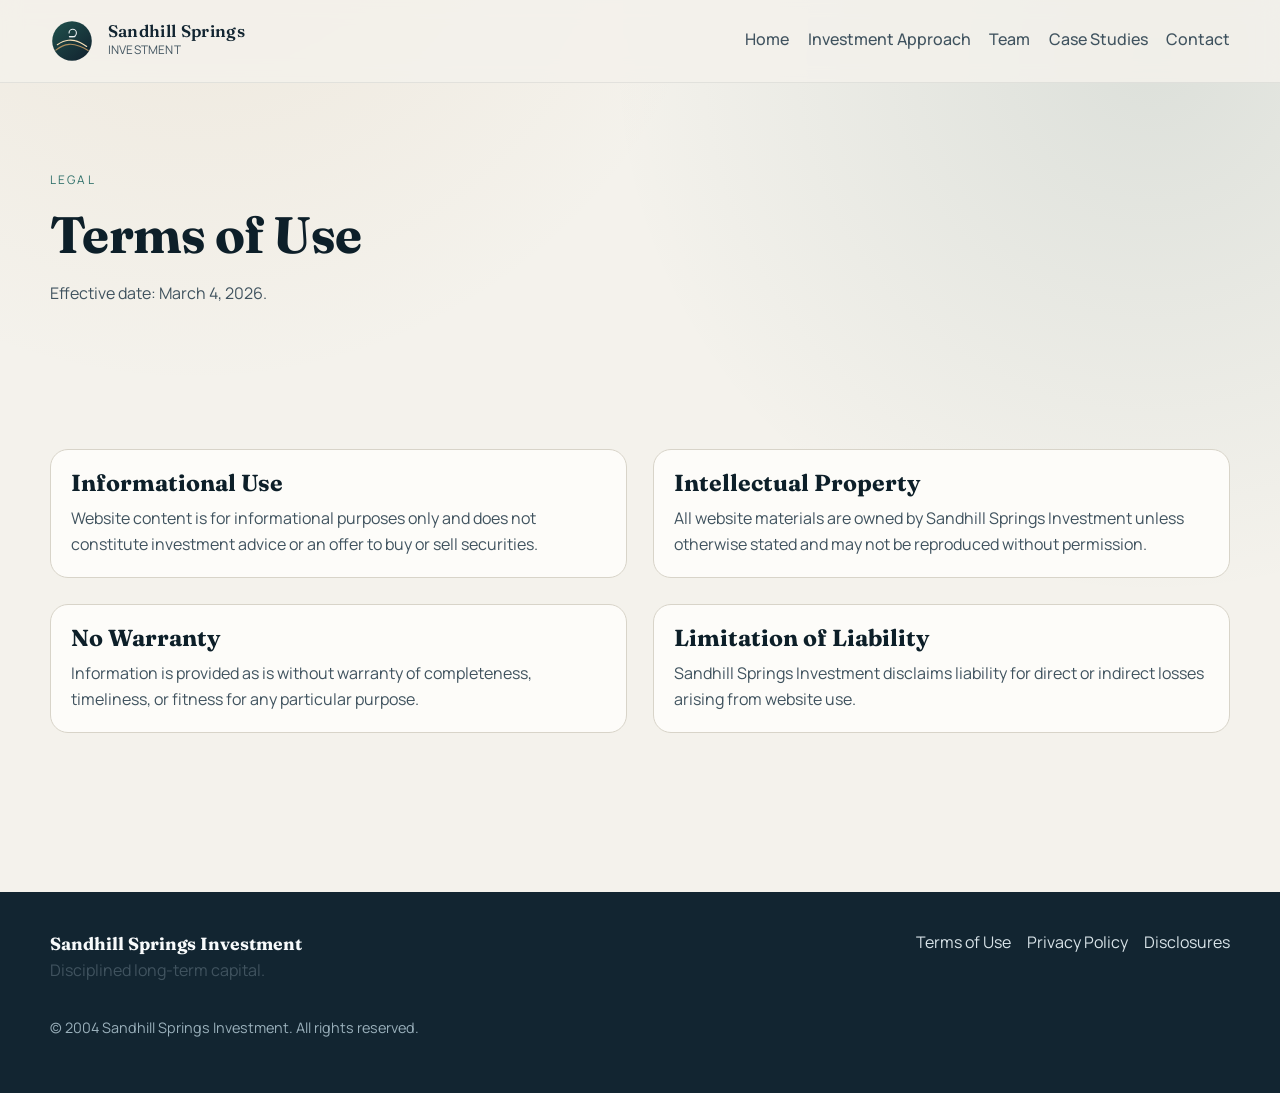
<file: terms.html>
<!DOCTYPE html>
<html lang="en">
  <head>
    <meta charset="UTF-8" />
    <meta name="viewport" content="width=device-width, initial-scale=1.0" />
    <meta name="description" content="Terms of Use for Sandhill Springs Investment." />
    <title>Sandhill Springs Investment | Terms of Use</title>
    <link rel="icon" href="assets/img/logo-mark.svg" type="image/svg+xml" />
    <link rel="stylesheet" href="assets/css/styles.css" />
  </head>
  <body>
    <header class="site-header">
      <div class="container header-inner">
        <a class="brand" href="index.html" aria-label="Sandhill Springs Home">
          <img src="assets/img/logo-mark.svg" alt="Sandhill Springs logo" />
          <span>
            <strong>Sandhill Springs</strong>
            <em>Investment</em>
          </span>
        </a>
        <button class="menu-toggle" aria-expanded="false" aria-controls="site-nav">Menu</button>
        <nav class="site-nav" id="site-nav">
          <a href="index.html">Home</a>
          <a href="investment-approach.html">Investment Approach</a>
          <a href="team.html">Team</a>
          <a href="case-studies.html">Case Studies</a>
          <a href="contact.html">Contact</a>
        </nav>
      </div>
    </header>

    <main>
      <section class="hero">
        <div class="container reveal">
          <span class="kicker">Legal</span>
          <h1>Terms of Use</h1>
          <p>Effective date: March 4, 2026.</p>
        </div>
      </section>

      <section class="section">
        <div class="container two-col reveal">
          <article class="card">
            <h3>Informational Use</h3>
            <p>Website content is for informational purposes only and does not constitute investment advice or an offer to buy or sell securities.</p>
          </article>
          <article class="card">
            <h3>Intellectual Property</h3>
            <p>All website materials are owned by Sandhill Springs Investment unless otherwise stated and may not be reproduced without permission.</p>
          </article>
          <article class="card">
            <h3>No Warranty</h3>
            <p>Information is provided as is without warranty of completeness, timeliness, or fitness for any particular purpose.</p>
          </article>
          <article class="card">
            <h3>Limitation of Liability</h3>
            <p>Sandhill Springs Investment disclaims liability for direct or indirect losses arising from website use.</p>
          </article>
        </div>
      </section>
    </main>

    <footer class="site-footer">
      <div class="container">
        <div class="footer-top">
          <div class="footer-brand">
            <strong>Sandhill Springs Investment</strong>
            <p>Disciplined long-term capital.</p>
          </div>
          <div class="footer-links">
            <a href="terms.html">Terms of Use</a>
            <a href="privacy.html">Privacy Policy</a>
            <a href="disclosures.html">Disclosures</a>
          </div>
        </div>
        <p class="small">&copy; 2004 Sandhill Springs Investment. All rights reserved.</p>
      </div>
    </footer>

    <script src="assets/js/site.js"></script>
  </body>
</html>
</file>
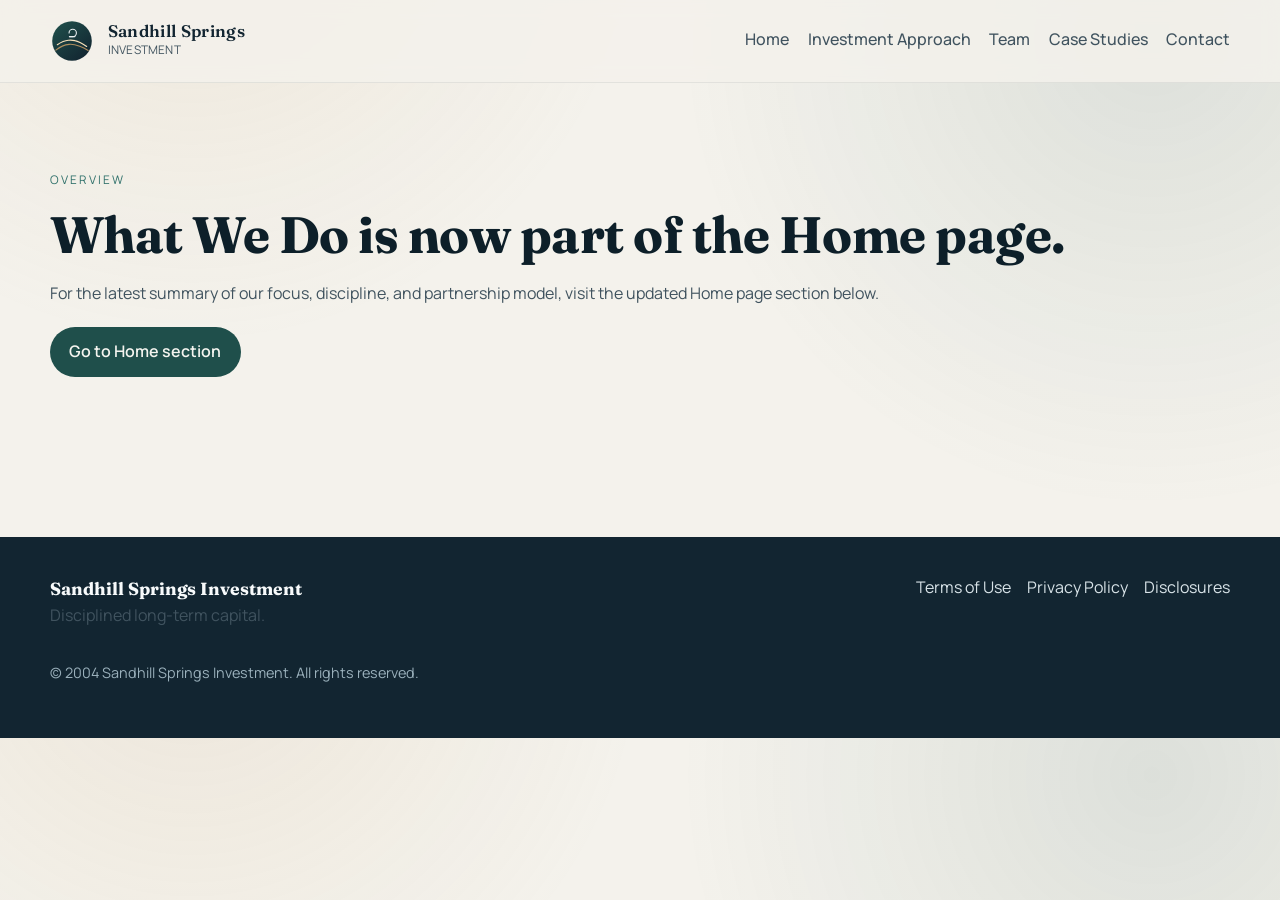
<file: what-we-do.html>
<!DOCTYPE html>
<html lang="en">
  <head>
    <meta charset="UTF-8" />
    <meta name="viewport" content="width=device-width, initial-scale=1.0" />
    <meta name="description" content="Sandhill Springs overview." />
    <title>Sandhill Springs Investment | Overview</title>
    <link rel="icon" href="assets/img/logo-mark.svg" type="image/svg+xml" />
    <link rel="stylesheet" href="assets/css/styles.css" />
  </head>
  <body>
    <header class="site-header">
      <div class="container header-inner">
        <a class="brand" href="index.html" aria-label="Sandhill Springs Home">
          <img src="assets/img/logo-mark.svg" alt="Sandhill Springs logo" />
          <span>
            <strong>Sandhill Springs</strong>
            <em>Investment</em>
          </span>
        </a>
        <button class="menu-toggle" aria-expanded="false" aria-controls="site-nav">Menu</button>
        <nav class="site-nav" id="site-nav">
          <a href="index.html">Home</a>
          <a href="investment-approach.html">Investment Approach</a>
          <a href="team.html">Team</a>
          <a href="case-studies.html">Case Studies</a>
          <a href="contact.html">Contact</a>
        </nav>
      </div>
    </header>

    <main>
      <section class="hero">
        <div class="container reveal">
          <span class="kicker">Overview</span>
          <h1>What We Do is now part of the Home page.</h1>
          <p>For the latest summary of our focus, discipline, and partnership model, visit the updated Home page section below.</p>
          <div class="button-row">
            <a class="button button-primary" href="index.html#what-we-do">Go to Home section</a>
          </div>
        </div>
      </section>
    </main>

    <footer class="site-footer">
      <div class="container">
        <div class="footer-top">
          <div class="footer-brand">
            <strong>Sandhill Springs Investment</strong>
            <p>Disciplined long-term capital.</p>
          </div>
          <div class="footer-links">
            <a href="terms.html">Terms of Use</a>
            <a href="privacy.html">Privacy Policy</a>
            <a href="disclosures.html">Disclosures</a>
          </div>
        </div>
        <p class="small">&copy; 2004 Sandhill Springs Investment. All rights reserved.</p>
      </div>
    </footer>

    <script src="assets/js/site.js"></script>
  </body>
</html>
</file>
<file: assets/css/styles.css>
@import url('https://fonts.googleapis.com/css2?family=Fraunces:opsz,wght@9..144,400;600;700&family=Manrope:wght@400;500;600;700&display=swap');

:root {
  --bg: #f4f2ec;
  --surface: #fdfcf9;
  --ink: #122531;
  --ink-soft: #40535f;
  --line: #d8d4c9;
  --brand: #1f4f4b;
  --brand-soft: #2f706a;
  --sand: #bf9863;
  --shadow: 0 18px 40px rgba(13, 27, 36, 0.12);
  --radius: 18px;
  --max: 1180px;
}

* {
  box-sizing: border-box;
}

html,
body {
  margin: 0;
  padding: 0;
}

body {
  font-family: 'Manrope', -apple-system, BlinkMacSystemFont, 'Segoe UI', sans-serif;
  color: var(--ink);
  background:
    radial-gradient(circle at 15% -15%, rgba(191, 152, 99, 0.13), transparent 33%),
    radial-gradient(circle at 90% 5%, rgba(31, 79, 75, 0.11), transparent 35%),
    var(--bg);
  line-height: 1.6;
}

a {
  color: inherit;
  text-decoration: none;
}

img {
  max-width: 100%;
  display: block;
}

.container {
  width: min(94%, var(--max));
  margin: 0 auto;
}

.site-header {
  position: sticky;
  top: 0;
  z-index: 20;
  background: rgba(244, 242, 236, 0.86);
  backdrop-filter: blur(10px);
  border-bottom: 1px solid rgba(18, 37, 49, 0.08);
}

.header-inner {
  min-height: 82px;
  display: flex;
  align-items: center;
  justify-content: space-between;
  gap: 1.5rem;
}

.brand {
  display: inline-flex;
  align-items: center;
  gap: 0.85rem;
}

.brand img {
  width: 44px;
  height: 44px;
}

.brand strong,
.brand em {
  display: block;
  letter-spacing: 0.02em;
}

.brand strong {
  font-family: 'Fraunces', Georgia, serif;
  font-size: 1.05rem;
  font-weight: 600;
  line-height: 1.1;
}

.brand em {
  font-style: normal;
  font-size: 0.74rem;
  color: var(--ink-soft);
  text-transform: uppercase;
}

.site-nav {
  display: flex;
  align-items: center;
  flex-wrap: wrap;
  gap: 1.15rem;
}

.site-nav a {
  padding: 0.35rem 0;
  color: var(--ink-soft);
  font-weight: 500;
  border-bottom: 2px solid transparent;
  transition: color 180ms ease, border-color 180ms ease;
}

.site-nav a:hover,
.site-nav a.active {
  color: var(--ink);
  border-color: var(--sand);
}

.menu-toggle {
  display: none;
  border: 1px solid rgba(18, 37, 49, 0.16);
  background: transparent;
  border-radius: 10px;
  padding: 0.4rem 0.55rem;
  color: var(--ink);
}

main {
  padding-bottom: 3.5rem;
}

.hero {
  padding: 5.2rem 0 4rem;
}

.hero-grid {
  display: grid;
  grid-template-columns: 1.15fr 0.85fr;
  gap: 2.2rem;
  align-items: stretch;
}

.kicker {
  display: inline-block;
  letter-spacing: 0.18em;
  text-transform: uppercase;
  font-size: 0.74rem;
  color: var(--brand-soft);
  margin-bottom: 1rem;
}

h1,
h2,
h3 {
  font-family: 'Fraunces', Georgia, serif;
  line-height: 1.15;
  margin: 0 0 1rem;
  color: #0d1f29;
}

h1 {
  font-size: clamp(2rem, 4vw, 3.35rem);
  letter-spacing: -0.01em;
}

h2 {
  font-size: clamp(1.55rem, 2.9vw, 2.25rem);
}

h3 {
  font-size: clamp(1.15rem, 2.2vw, 1.45rem);
}

p {
  margin: 0 0 1rem;
  color: var(--ink-soft);
}

.hero-copy p {
  max-width: 60ch;
}

.hero-card {
  background: linear-gradient(150deg, #163843, #0f2533);
  border-radius: var(--radius);
  box-shadow: var(--shadow);
  color: #f0f4f5;
  padding: clamp(1.2rem, 2.3vw, 1.8rem);
  position: relative;
  overflow: hidden;
}

.hero-card::before {
  content: '';
  position: absolute;
  width: 220px;
  height: 220px;
  border-radius: 50%;
  background: rgba(191, 152, 99, 0.16);
  right: -95px;
  top: -70px;
}

.hero-card ul {
  list-style: none;
  margin: 1rem 0 0;
  padding: 0;
  display: grid;
  gap: 0.85rem;
}

.hero-card li {
  padding: 0.85rem;
  border-radius: 12px;
  border: 1px solid rgba(240, 244, 245, 0.16);
  background: rgba(240, 244, 245, 0.08);
  font-size: 0.95rem;
}

.hero-card strong {
  color: #f9e1ba;
  display: block;
  font-family: 'Fraunces', Georgia, serif;
  margin-bottom: 0.2rem;
}

.button-row {
  display: flex;
  flex-wrap: wrap;
  gap: 0.75rem;
  margin-top: 1.25rem;
}

.button {
  border-radius: 999px;
  font-weight: 600;
  padding: 0.7rem 1.15rem;
  border: 1px solid transparent;
  transition: all 180ms ease;
}

.button-primary {
  background: var(--brand);
  color: #f4f4ef;
}

.button-primary:hover {
  background: #143c39;
}

.button-secondary {
  border-color: rgba(18, 37, 49, 0.2);
  color: var(--ink);
}

.button-secondary:hover {
  background: rgba(18, 37, 49, 0.05);
}

.section {
  padding: 3.9rem 0;
}

.section + .section {
  border-top: 1px solid rgba(18, 37, 49, 0.08);
}

.two-col {
  display: grid;
  grid-template-columns: repeat(2, minmax(0, 1fr));
  gap: 1.6rem;
}

.grid-3 {
  display: grid;
  grid-template-columns: repeat(3, minmax(0, 1fr));
  gap: 1rem;
}

.card {
  background: var(--surface);
  border: 1px solid var(--line);
  border-radius: var(--radius);
  padding: 1.25rem;
}

.card p:last-child {
  margin-bottom: 0;
}

.card h3 {
  margin-bottom: 0.6rem;
}

.media-frame {
  background: var(--surface);
  border: 1px solid var(--line);
  border-radius: var(--radius);
  overflow: hidden;
  box-shadow: var(--shadow);
}

.media-frame img {
  width: 100%;
  height: 100%;
  object-fit: cover;
}

.hero-media {
  min-height: 430px;
}

.hero-media img {
  min-height: 430px;
}

.hero-photo-home {
  object-position: 32% center;
}

.inline-note {
  color: var(--ink-soft);
  font-size: 0.94rem;
}

.list-clean {
  margin: 0;
  padding-left: 1.2rem;
  color: var(--ink-soft);
}

.list-clean li {
  margin-bottom: 0.5rem;
}

.band {
  background: linear-gradient(120deg, rgba(31, 79, 75, 0.09), rgba(191, 152, 99, 0.12));
  border: 1px solid rgba(31, 79, 75, 0.14);
  border-radius: var(--radius);
  padding: 1.25rem;
}

.stat-grid {
  margin-top: 1.2rem;
  display: grid;
  gap: 0.8rem;
  grid-template-columns: repeat(3, minmax(0, 1fr));
}

.stat {
  border-left: 3px solid var(--brand);
  padding-left: 0.7rem;
}

.stat strong {
  display: block;
  font-family: 'Fraunces', Georgia, serif;
  font-size: 1.35rem;
  line-height: 1.2;
}

.site-footer {
  background: #122531;
  color: #ced8dc;
  padding: 2.4rem 0;
  margin-top: 2.5rem;
}

.footer-top {
  display: flex;
  justify-content: space-between;
  gap: 1.2rem;
  flex-wrap: wrap;
}

.footer-brand strong {
  font-family: 'Fraunces', Georgia, serif;
  font-size: 1.1rem;
  color: #f7fafb;
}

.footer-links {
  display: flex;
  flex-wrap: wrap;
  gap: 1rem;
}

.footer-links a {
  color: #d8e3e8;
}

.footer-links a:hover {
  color: #f9e1ba;
}

.small {
  margin-top: 1rem;
  color: #9ab0bb;
  font-size: 0.9rem;
}

.reveal {
  transition: opacity 550ms ease, transform 550ms ease;
}

.js .reveal {
  opacity: 0;
  transform: translateY(12px);
}

.js .reveal.visible {
  opacity: 1;
  transform: translateY(0);
}

.contact-list {
  list-style: none;
  padding: 0;
  margin: 0;
  display: grid;
  gap: 0.7rem;
}

.contact-list span {
  color: var(--ink-soft);
}

.table-wrap {
  width: 100%;
  overflow-x: auto;
}

.criteria {
  width: 100%;
  border-collapse: collapse;
  min-width: 560px;
}

.criteria th,
.criteria td {
  border-bottom: 1px solid var(--line);
  padding: 0.8rem;
  text-align: left;
  vertical-align: top;
}

.criteria th {
  font-family: 'Fraunces', Georgia, serif;
  font-weight: 600;
  color: var(--ink);
  width: 180px;
}

@media (max-width: 980px) {
  .hero-grid,
  .two-col,
  .grid-3,
  .stat-grid {
    grid-template-columns: 1fr;
  }

  .hero {
    padding-top: 3.8rem;
  }
}

@media (max-width: 820px) {
  .menu-toggle {
    display: inline-flex;
    align-items: center;
  }

  .site-nav {
    position: absolute;
    left: 3%;
    right: 3%;
    top: 78px;
    background: var(--surface);
    border: 1px solid var(--line);
    border-radius: 12px;
    padding: 1rem;
    box-shadow: var(--shadow);
    display: none;
    flex-direction: column;
    align-items: flex-start;
  }

  .site-nav.open {
    display: flex;
  }
}
</file>
